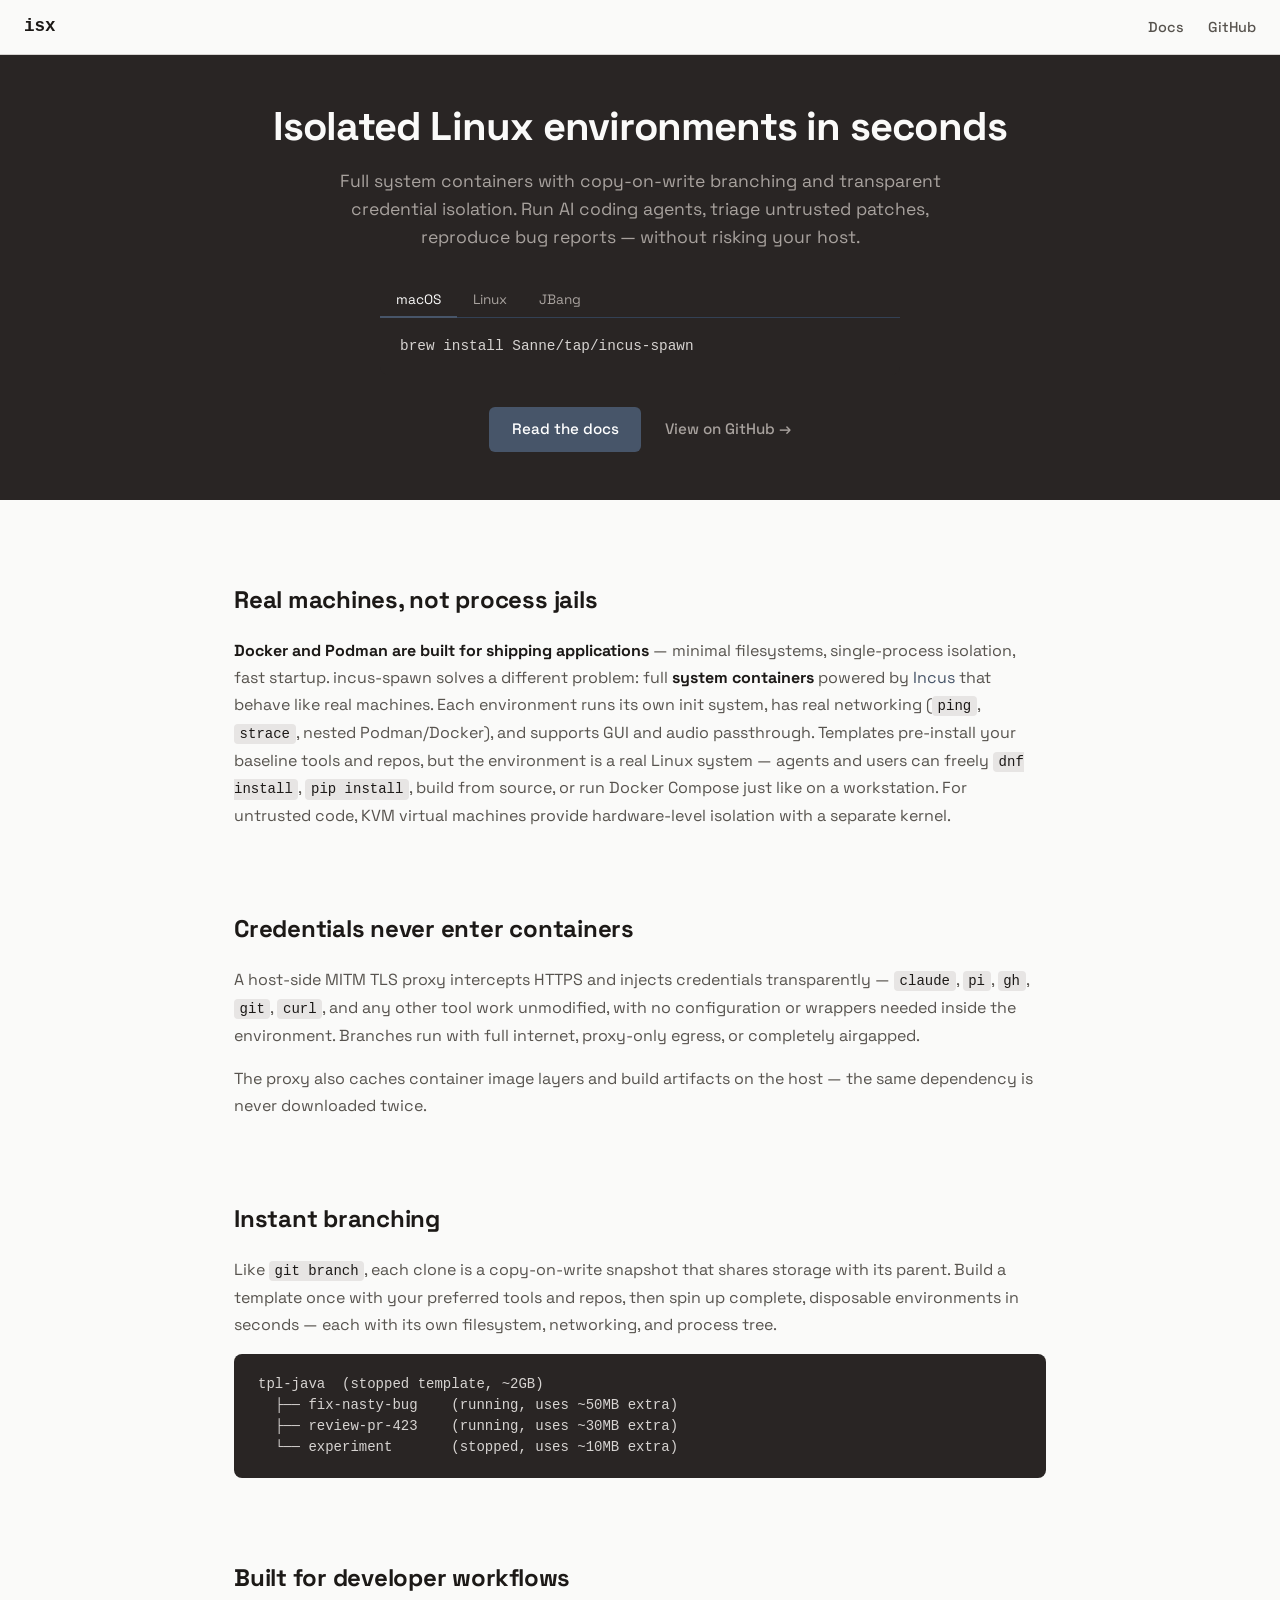
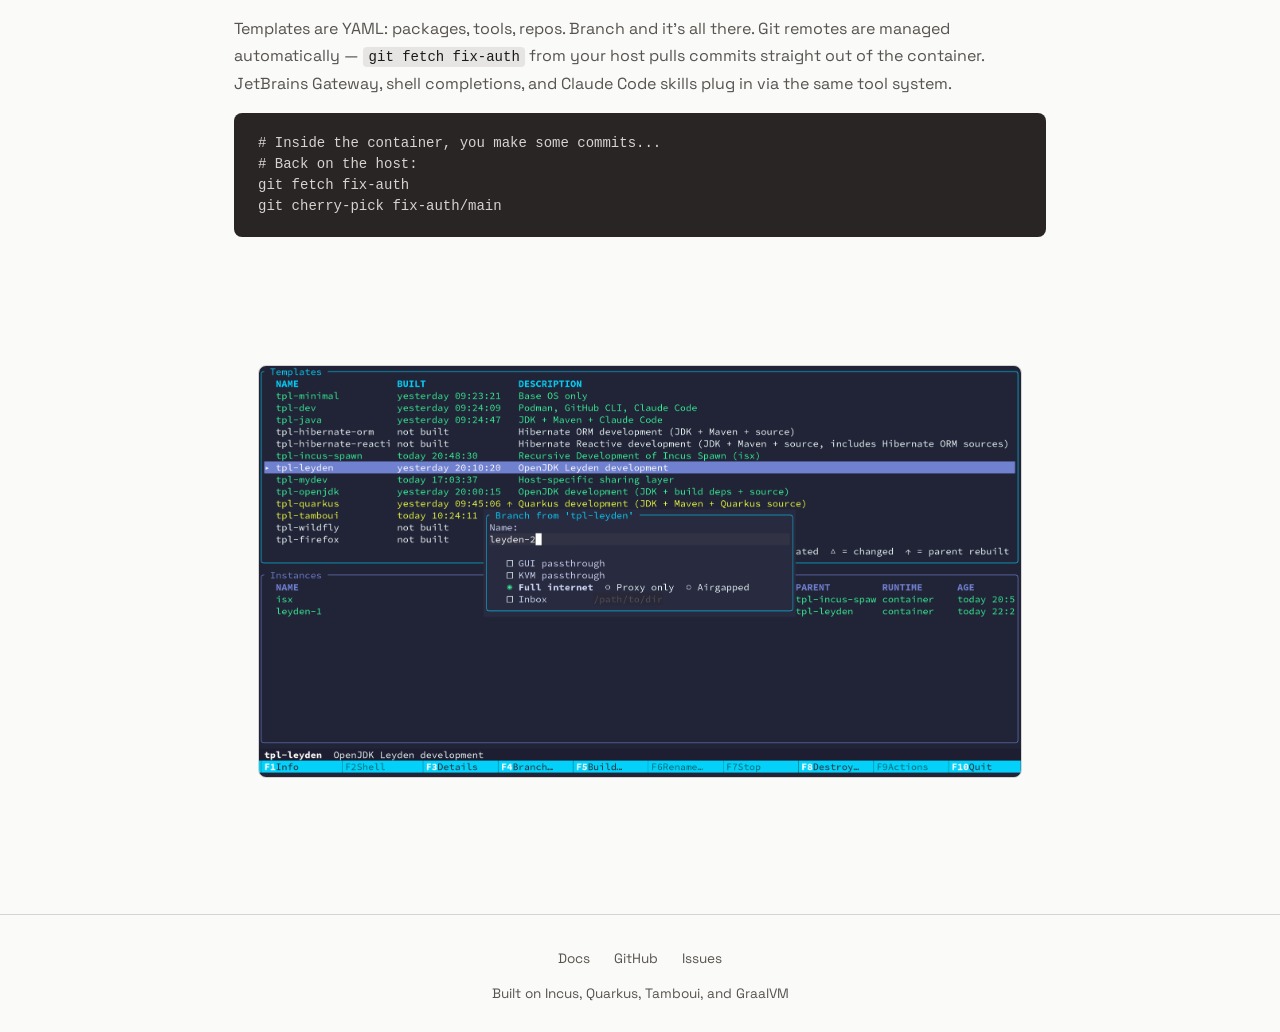
<file: site/index.html>
<!DOCTYPE html>
<html lang="en">
<head>
  <meta charset="utf-8">
  <meta name="viewport" content="width=device-width, initial-scale=1">
  <title>incus-spawn &mdash; Isolated Linux environments in seconds</title>
  <meta name="description" content="Full system containers with copy-on-write branching and transparent credential isolation. Run AI coding agents, triage untrusted patches, reproduce bug reports — without risking your host.">
  <meta property="og:title" content="incus-spawn">
  <meta property="og:description" content="Isolated Linux environments in seconds — full system containers with CoW branching and transparent credential isolation.">
  <meta property="og:type" content="website">
  <meta property="og:url" content="https://sanne.github.io/incus-spawn/">
  <meta name="twitter:card" content="summary_large_image">
  <link rel="canonical" href="https://sanne.github.io/incus-spawn/">
  <link rel="stylesheet" href="style.css">
  <link rel="preconnect" href="https://fonts.googleapis.com">
  <link rel="preconnect" href="https://fonts.gstatic.com" crossorigin>
  <link href="https://fonts.googleapis.com/css2?family=Space+Grotesk:wght@400;500;600;700&display=swap" rel="stylesheet">
</head>
<body>

<nav class="site-nav">
  <a class="logo" href="./">isx</a>
  <ul class="nav-links">
    <li><a href="docs.html">Docs</a></li>
    <li><a href="https://github.com/Sanne/incus-spawn">GitHub</a></li>
  </ul>
</nav>

<header class="hero">
  <h1>Isolated Linux environments in seconds</h1>
  <p class="subtitle">
    Full system containers with copy-on-write branching and transparent credential isolation.
    Run AI coding agents, triage untrusted patches, reproduce bug reports &mdash; without risking your host.
  </p>

  <div class="install-tabs">
    <div class="tab-buttons">
      <button class="tab-btn active" data-tab="macos">macOS</button>
      <button class="tab-btn" data-tab="linux">Linux</button>
      <button class="tab-btn" data-tab="jbang">JBang</button>
    </div>
    <div class="tab-panel active" id="tab-macos">
      <code>brew install Sanne/tap/incus-spawn</code>
    </div>
    <div class="tab-panel" id="tab-linux">
      <code>curl -fsSL https://raw.githubusercontent.com/Sanne/incus-spawn/main/get-isx.sh | sh</code>
    </div>
    <div class="tab-panel" id="tab-jbang">
      <code>jbang app install isx@Sanne/incus-spawn</code>
    </div>
  </div>

  <div class="cta-links">
    <a class="primary" href="docs.html">Read the docs</a>
    <a class="secondary" href="https://github.com/Sanne/incus-spawn">View on GitHub &rarr;</a>
  </div>
</header>

<main class="features">

  <section class="feature">
    <h2>Real machines, not process jails</h2>
    <p>
      <strong>Docker and Podman are built for shipping applications</strong> &mdash;
      minimal filesystems, single-process isolation, fast startup.
      incus-spawn solves a different problem: full <strong>system containers</strong> powered by
      <a href="https://linuxcontainers.org/incus/">Incus</a> that behave like real machines.
      Each environment runs its own init system, has real networking
      (<code>ping</code>, <code>strace</code>, nested Podman/Docker),
      and supports GUI and audio passthrough.
      Templates pre-install your baseline tools and repos, but the environment is a real Linux system &mdash;
      agents and users can freely <code>dnf install</code>, <code>pip install</code>,
      build from source, or run Docker Compose just like on a workstation.
      For untrusted code, KVM virtual machines provide hardware-level isolation with a separate kernel.
    </p>
  </section>

  <section class="feature">
    <h2>Credentials never enter containers</h2>
    <p>
      A host-side MITM TLS proxy intercepts HTTPS and injects credentials transparently &mdash;
      <code>claude</code>, <code>pi</code>, <code>gh</code>, <code>git</code>, <code>curl</code>,
      and any other tool work unmodified, with no configuration or wrappers needed inside the environment.
      Branches run with full internet, proxy-only egress, or completely airgapped.
    </p>
    <p>
      The proxy also caches container image layers and build artifacts on the host &mdash;
      the same dependency is never downloaded twice.
    </p>
  </section>

  <section class="feature">
    <h2>Instant branching</h2>
    <p>
      Like <code>git branch</code>, each clone is a copy-on-write snapshot that shares storage
      with its parent. Build a template once with your preferred tools and repos, then spin up
      complete, disposable environments in seconds &mdash; each with its own filesystem,
      networking, and process tree.
    </p>
    <pre><code>tpl-java  (stopped template, ~2GB)
  &#9500;&#9472;&#9472; fix-nasty-bug    (running, uses ~50MB extra)
  &#9500;&#9472;&#9472; review-pr-423    (running, uses ~30MB extra)
  &#9492;&#9472;&#9472; experiment       (stopped, uses ~10MB extra)</code></pre>
  </section>

  <section class="feature">
    <h2>Built for developer workflows</h2>
    <p>
      Templates are YAML: packages, tools, repos. Branch and it's all there.
      Git remotes are managed automatically &mdash;
      <code>git fetch fix-auth</code> from your host pulls commits straight out of the container.
      JetBrains Gateway, shell completions, and Claude Code skills plug in via the same tool system.
    </p>
    <pre><code># Inside the container, you make some commits...
# Back on the host:
git fetch fix-auth
git cherry-pick fix-auth/main</code></pre>
  </section>

  <section class="screenshot">
    <img src="screenshot.png" alt="incus-spawn interactive TUI showing templates and instances">
  </section>

</main>

<footer class="site-footer">
  <ul class="footer-links">
    <li><a href="docs.html">Docs</a></li>
    <li><a href="https://github.com/Sanne/incus-spawn">GitHub</a></li>
    <li><a href="https://github.com/Sanne/incus-spawn/issues">Issues</a></li>
  </ul>
  <p>Built on <a href="https://linuxcontainers.org/incus/">Incus</a>, <a href="https://quarkus.io/">Quarkus</a>, <a href="https://tamboui.dev/">Tamboui</a>, and <a href="https://www.graalvm.org/">GraalVM</a></p>
</footer>

<script>
document.querySelectorAll('.tab-btn').forEach(function(btn) {
  btn.addEventListener('click', function() {
    document.querySelectorAll('.tab-btn').forEach(function(b) { b.classList.remove('active'); });
    document.querySelectorAll('.tab-panel').forEach(function(p) { p.classList.remove('active'); });
    btn.classList.add('active');
    document.getElementById('tab-' + btn.dataset.tab).classList.add('active');
  });
});
</script>

</body>
</html>
</file>
<file: site/style.css>
:root {
  --bg: #fafaf9;
  --bg-alt: #f5f5f4;
  --fg: #1c1917;
  --fg-muted: #57534e;
  --accent: #475569;
  --accent-hover: #334155;
  --border: #d6d3d1;
  --code-bg: #e7e5e4;
  --code-fg: #1c1917;
  --pre-bg: #292524;
  --pre-fg: #d6d3d1;
  --hero-bg: #292524;
  --hero-fg: #fafaf9;
  --hero-muted: #a8a29e;
  --section-gap: 5rem;
  --max-width: 860px;
}



*, *::before, *::after {
  box-sizing: border-box;
  margin: 0;
  padding: 0;
}

html {
  font-size: 16px;
  scroll-behavior: smooth;
  scroll-padding-top: 80px;
  -webkit-text-size-adjust: 100%;
}

body {
  font-family: "Space Grotesk", -apple-system, BlinkMacSystemFont, "Segoe UI", Roboto, sans-serif;
  color: var(--fg);
  background: var(--bg);
  line-height: 1.7;
}

a {
  color: var(--accent);
  text-decoration: none;
}

a:hover {
  color: var(--accent-hover);
  text-decoration: underline;
}

/* --- Navigation --- */

.site-nav {
  position: sticky;
  top: 0;
  z-index: 100;
  background: var(--bg);
  border-bottom: 1px solid var(--border);
  padding: 0.75rem 1.5rem;
  display: flex;
  align-items: center;
  justify-content: space-between;
}

.site-nav .logo {
  font-weight: 700;
  font-size: 1.1rem;
  color: var(--fg);
  text-decoration: none;
  font-family: "SF Mono", "Fira Code", "Fira Mono", Menlo, Consolas, monospace;
}

.site-nav .nav-links {
  display: flex;
  gap: 1.5rem;
  list-style: none;
}

.site-nav .nav-links a {
  color: var(--fg-muted);
  font-size: 0.9rem;
  font-weight: 500;
}

.site-nav .nav-links a:hover {
  color: var(--fg);
  text-decoration: none;
}

/* --- Hero --- */

.hero {
  background: var(--hero-bg);
  color: var(--hero-fg);
  padding: 3rem 1.5rem 3rem;
  text-align: center;
}

.hero h1 {
  font-size: 2.5rem;
  font-weight: 700;
  line-height: 1.2;
  max-width: 780px;
  margin: 0 auto 1rem;
  letter-spacing: -0.02em;
}

.hero .subtitle {
  font-size: 1.1rem;
  color: var(--hero-muted);
  max-width: 640px;
  margin: 0 auto 2rem;
  line-height: 1.6;
}

.hero .install-tabs {
  max-width: 520px;
  margin: 0 auto;
  text-align: left;
}

.hero .tab-buttons {
  display: flex;
  gap: 0;
  border-bottom: 1px solid #334155;
}

.hero .tab-btn {
  background: none;
  border: none;
  color: var(--hero-muted);
  padding: 0.5rem 1rem;
  font-size: 0.85rem;
  font-family: inherit;
  cursor: pointer;
  border-bottom: 2px solid transparent;
  margin-bottom: -1px;
}

.hero .tab-btn.active {
  color: var(--hero-fg);
  border-bottom-color: var(--accent);
}

.hero .tab-panel {
  display: none;
  background: var(--pre-bg);
  border-radius: 0 0 8px 8px;
  padding: 1rem 1.25rem;
  font-family: "SF Mono", "Fira Code", "Fira Mono", Menlo, Consolas, monospace;
  font-size: 0.9rem;
  color: var(--pre-fg);
  overflow-x: auto;
}

.hero .tab-panel.active {
  display: block;
}

.hero .tab-panel code {
  color: inherit;
  background: none;
  padding: 0;
  font-size: inherit;
}

.hero .cta-links {
  margin-top: 2rem;
  display: flex;
  justify-content: center;
  gap: 1.5rem;
  flex-wrap: wrap;
}

.hero .cta-links a {
  font-size: 0.95rem;
  font-weight: 500;
}

.hero .cta-links a.primary {
  background: var(--accent);
  color: #fff;
  padding: 0.6rem 1.4rem;
  border-radius: 6px;
  text-decoration: none;
}

.hero .cta-links a.primary:hover {
  background: var(--accent-hover);
}

.hero .cta-links a.secondary {
  color: var(--hero-muted);
  padding: 0.6rem 0;
}

.hero .cta-links a.secondary:hover {
  color: var(--hero-fg);
}

/* --- Feature sections --- */

.features {
  padding: var(--section-gap) 1.5rem;
  max-width: var(--max-width);
  margin: 0 auto;
}

.feature {
  margin-bottom: var(--section-gap);
}

.feature:last-child {
  margin-bottom: 0;
}

.feature h2 {
  font-size: 1.5rem;
  font-weight: 700;
  margin-bottom: 1rem;
  letter-spacing: -0.01em;
}

.feature p {
  color: var(--fg-muted);
  margin-bottom: 1rem;
}

.feature strong {
  color: var(--fg);
}

.feature pre {
  background: var(--pre-bg);
  color: var(--pre-fg);
  padding: 1.25rem 1.5rem;
  border-radius: 8px;
  overflow-x: auto;
  font-size: 0.875rem;
  line-height: 1.5;
  font-family: "SF Mono", "Fira Code", "Fira Mono", Menlo, Consolas, monospace;
  margin: 1rem 0;
}

.feature code {
  font-family: "SF Mono", "Fira Code", "Fira Mono", Menlo, Consolas, monospace;
  background: var(--code-bg);
  color: var(--code-fg);
  padding: 0.15em 0.4em;
  border-radius: 4px;
  font-size: 0.875em;
}

.feature pre code {
  background: none;
  color: inherit;
  padding: 0;
  font-size: inherit;
}

/* --- Screenshot --- */

.screenshot {
  padding: 3rem 1.5rem;
  text-align: center;
  max-width: 960px;
  margin: 0 auto;
}

.screenshot img {
  max-width: 100%;
  border-radius: 8px;
  border: 1px solid var(--border);
}

.screenshot .placeholder {
  background: var(--bg-alt);
  border: 2px dashed var(--border);
  border-radius: 8px;
  padding: 4rem 2rem;
  color: var(--fg-muted);
  font-size: 0.9rem;
}

/* --- Footer --- */

.site-footer {
  border-top: 1px solid var(--border);
  padding: 2rem 1.5rem;
  text-align: center;
  color: var(--fg-muted);
  font-size: 0.85rem;
}

.site-footer a {
  color: var(--fg-muted);
}

.site-footer a:hover {
  color: var(--fg);
}

.site-footer .footer-links {
  display: flex;
  justify-content: center;
  gap: 1.5rem;
  margin-bottom: 0.75rem;
  list-style: none;
}

/* --- Docs page --- */

.docs-container {
  display: flex;
  max-width: 1400px;
  margin: 0 auto;
  padding: 3rem 1.5rem 5rem;
  gap: 3rem;
  position: relative;
}

.docs-toc {
  flex: 0 0 240px;
  position: sticky;
  top: 80px;
  align-self: flex-start;
  max-height: calc(100vh - 120px);
  overflow-y: auto;
  padding: 1rem 0;
}

.docs-toc ul {
  list-style: none;
  padding: 0;
  margin: 0;
}

.docs-toc .toc-item {
  margin: 0;
}

.docs-toc .toc-item-nested {
  padding-left: 1rem;
}

.docs-toc a {
  display: block;
  padding: 0.4rem 0.75rem;
  font-size: 0.875rem;
  line-height: 1.4;
  color: var(--fg-muted);
  border-left: 2px solid transparent;
  transition: all 0.15s ease;
}

.docs-toc a:hover {
  color: var(--fg);
  text-decoration: none;
  background: var(--bg-alt);
  border-left-color: var(--border);
}

.docs-toc a.active {
  color: var(--accent);
  font-weight: 500;
  border-left-color: var(--accent);
  background: var(--bg-alt);
}

.docs-content {
  flex: 1;
  min-width: 0;
  max-width: var(--max-width);
}

.docs-content h1 {
  font-size: 2rem;
  font-weight: 800;
  margin-bottom: 1.5rem;
  letter-spacing: -0.02em;
}

.docs-content h2 {
  font-size: 1.5rem;
  font-weight: 700;
  margin-top: 3rem;
  margin-bottom: 1rem;
  padding-bottom: 0.4rem;
  border-bottom: 1px solid var(--border);
}

.docs-content h3 {
  font-size: 1.2rem;
  font-weight: 600;
  margin-top: 2rem;
  margin-bottom: 0.75rem;
}

.docs-content h4 {
  font-size: 1.05rem;
  font-weight: 600;
  margin-top: 1.5rem;
  margin-bottom: 0.5rem;
}

.docs-content p {
  margin-bottom: 1rem;
}

.docs-content ul, .docs-content ol {
  margin-bottom: 1rem;
  padding-left: 1.5rem;
}

.docs-content li {
  margin-bottom: 0.35rem;
}

.docs-content pre {
  background: var(--pre-bg);
  color: var(--pre-fg);
  padding: 1.25rem 1.5rem;
  border-radius: 8px;
  overflow-x: auto;
  font-size: 0.875rem;
  line-height: 1.5;
  font-family: "SF Mono", "Fira Code", "Fira Mono", Menlo, Consolas, monospace;
  margin-bottom: 1rem;
}

.docs-content code {
  font-family: "SF Mono", "Fira Code", "Fira Mono", Menlo, Consolas, monospace;
  background: var(--code-bg);
  color: var(--code-fg);
  padding: 0.15em 0.4em;
  border-radius: 4px;
  font-size: 0.875em;
}

.docs-content pre code {
  background: none;
  color: inherit;
  padding: 0;
  font-size: inherit;
}

.docs-content table {
  width: 100%;
  border-collapse: collapse;
  margin-bottom: 1rem;
  font-size: 0.9rem;
}

.docs-content th, .docs-content td {
  text-align: left;
  padding: 0.5rem 0.75rem;
  border: 1px solid var(--border);
}

.docs-content th {
  background: var(--bg-alt);
  font-weight: 600;
}

.docs-content blockquote {
  border-left: 3px solid var(--border);
  padding-left: 1rem;
  color: var(--fg-muted);
  margin-bottom: 1rem;
}

/* --- Responsive --- */

@media (max-width: 1024px) {
  .docs-toc {
    display: none;
  }

  .docs-container {
    padding: 3rem 1.5rem 5rem;
  }

  .docs-content {
    max-width: var(--max-width);
    margin: 0 auto;
  }
}

@media (max-width: 640px) {
  .hero h1 {
    font-size: 1.75rem;
  }

  .hero .subtitle {
    font-size: 1rem;
  }

  .hero .install-tabs {
    max-width: 100%;
  }

  .feature h2 {
    font-size: 1.25rem;
  }

  :root {
    --section-gap: 3rem;
  }
}
</file>
